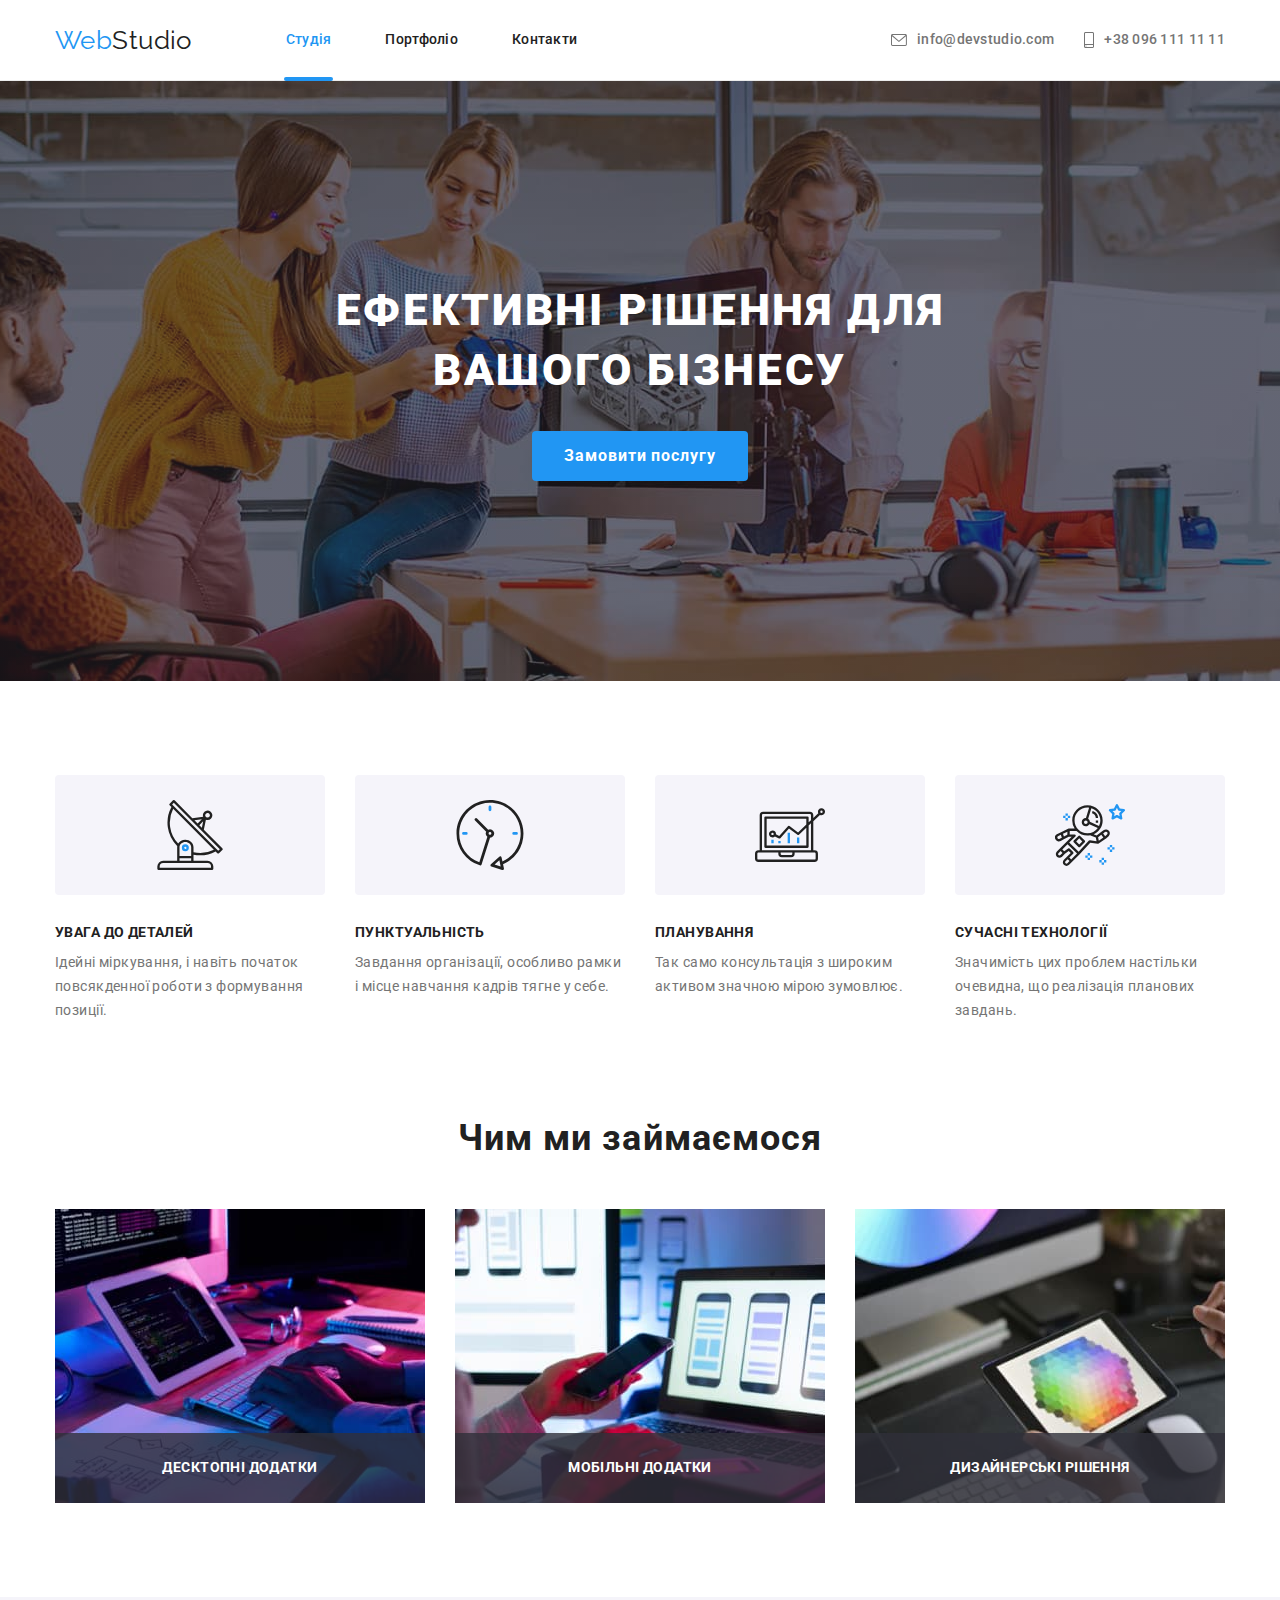
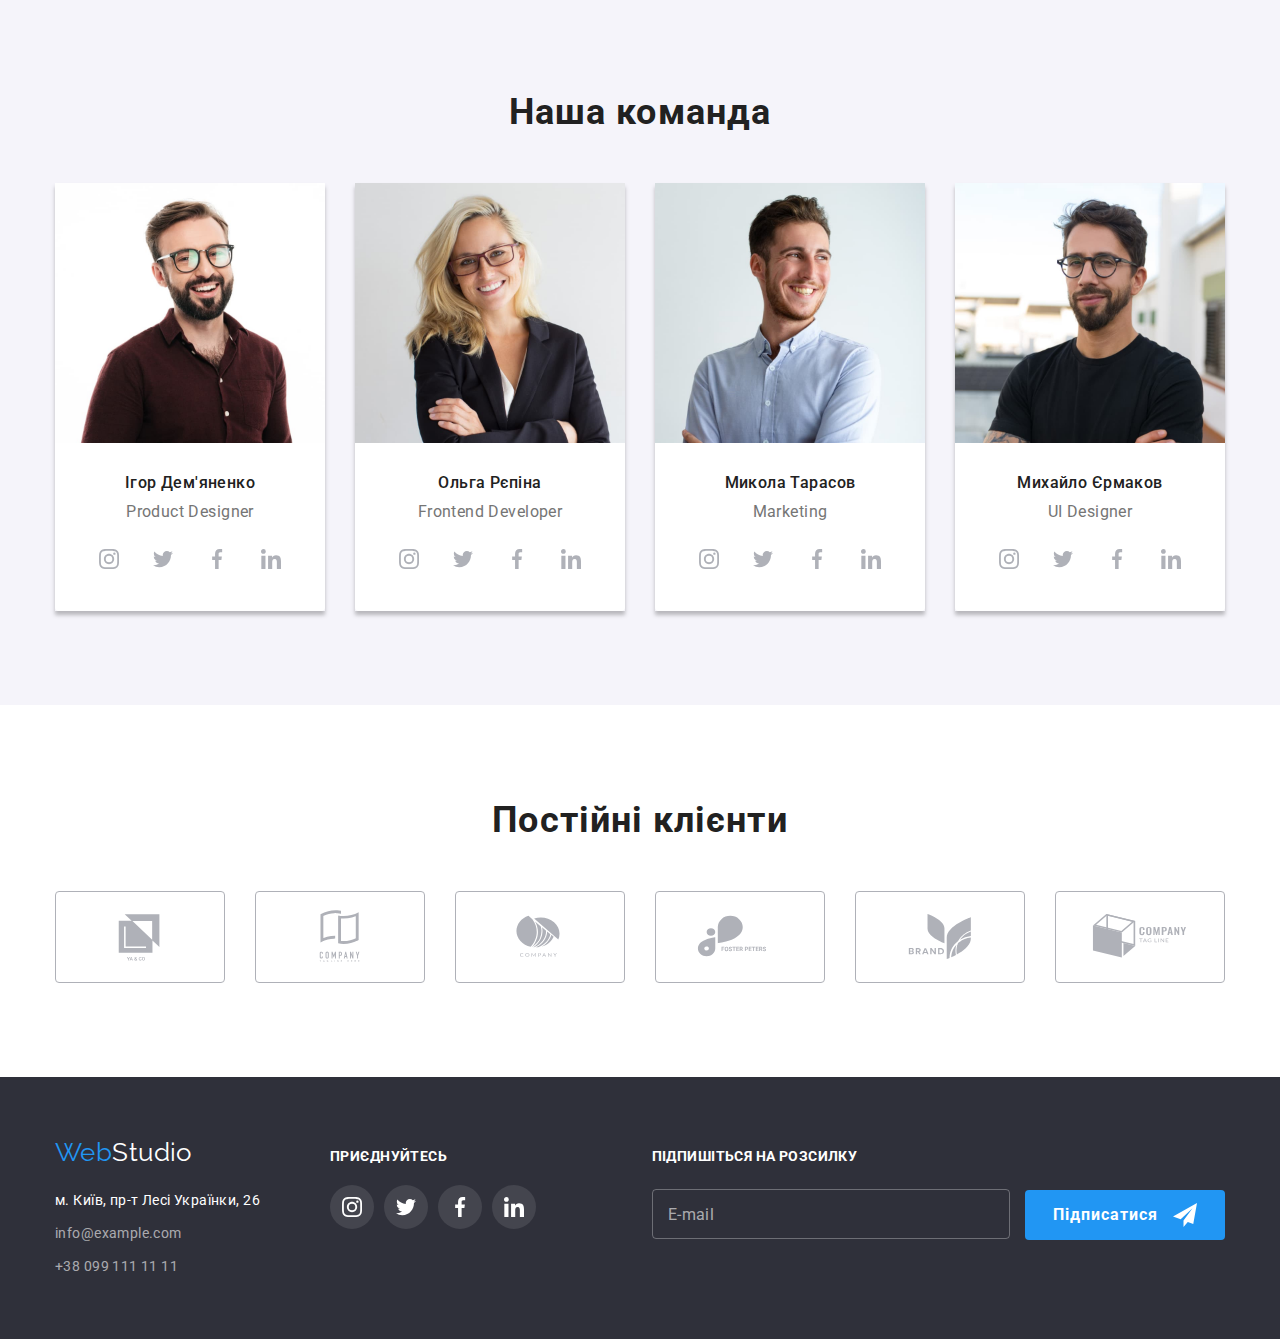
<file: index.html>
<!DOCTYPE html>
<html lang="uk">
  <head>
    <meta charset="UTF-8" />
    <meta http-equiv="X-UA-Compatible" content="IE=edge" />
    <meta name="viewport" content="width=device-width, initial-scale=1.0" />
    <title>Document</title>
    <link
      href="https://fonts.googleapis.com/css2?family=Raleway:wght@700&family=Roboto:wght@400;500;700;900&display=swap"
      rel="stylesheet"
    />
    <link
      rel="stylesheet"
      href="https://cdnjs.cloudflare.com/ajax/libs/modern-normalize/1.1.0/modern-normalize.min.css"
    />
    <link rel="stylesheet" href="./css/main.min.css" />
  </head>

  <body>
    <!-- Head -->
    <header class="header">
      <div class="container header__container">
        <a class="logo" href="./index.html"><span class="logo__accent">Web</span>Studio</a>
        <div class="menu-container">
          <nav class="navigation">
            <ul class="navigation__list">
              <li class="navigation__item">
                <a href="./index.html" class="navigation__link navigation__link_current">Студія</a>
              </li>
              <li class="navigation__item">
                <a href="./portfolio.html" class="navigation__link">Портфоліо</a>
              </li>
              <li class="navigation__item">
                <a href="" class="navigation__link">Контакти</a>
              </li>
            </ul>
          </nav>
          <ul class="contact">
            <li class="contact__item">
              <a href="mailto:info@devstudio.com" class="contact__link"
                ><svg class="contact__icon" width="16" height="12">
                  <use href="./images/icons.svg#icon-envelope"></use></svg
                >info@devstudio.com</a
              >
            </li>
            <li class="contact__item">
              <a href="tel:+380961111111" class="contact__link"
                ><svg class="contact__icon" width="10" height="16">
                  <use href="./images/icons.svg#icon-smartphone"></use></svg
                >+38 096 111 11 11</a
              >
            </li>
          </ul>
        </div>
        <button class="menu-open" type="button">
          <svg class="menu-open-icon" width="40" height="40">
            <use href="./images/icons.svg#icon-menu_open"></use>
          </svg>
        </button>
      </div>
      <div class="mob-menu is-hidden">
        <div class="container">
          <div class="mob-menu-top">
            <button class="menu-close" type="button">
              <svg class="menu-close-icon" width="40" height="40">
                <use href="./images/icons.svg#icon-menu-close"></use>
              </svg>
            </button>
            <nav class="mob-menu-nav">
              <ul class="mob-menu-list">
                <li class="mob-menu-item">
                  <a href="./index.html" class="mob-menu-link mob-menu-link--current">Студія</a>
                </li>
                <li class="mob-menu-item">
                  <a href="./portfolio.html" class="mob-menu-link">Портфоліо</a>
                </li>
                <li class="mob-menu-item">
                  <a href="" class="mob-menu-link">Контакти</a>
                </li>
              </ul>
            </nav>
          </div>
          <div class="mob-menu-bottom">
            <ul class="mob-connect-list">
              <li class="mob-connect-item">
                <a href="tel:+380961111111" class="mob-connect-link__tel">+38 096 111 11 11</a>
              </li>
              <li class="mob-connect-item">
                <a href="mailto:info@devstudio.com" class="mob-connect-link__mail"
                  >info@devstudio.com</a
                >
              </li>
            </ul>
            <ul class="mob-soc-list">
              <li class="mob-soc-item">
                <a class="mob-soc-link" href="" target="_blank" rel="noopener noreferrer nofollow"
                  >Instagram</a
                >
              </li>
              <li class="mob-soc-item">
                <a class="mob-soc-link" href="" target="_blank" rel="noopener noreferrer nofollow"
                  >Twitter</a
                >
              </li>
              <li class="mob-soc-item">
                <a class="mob-soc-link" href="" target="_blank" rel="noopener noreferrer nofollow"
                  >Facebook</a
                >
              </li>
              <li class="mob-soc-item">
                <a class="mob-soc-link" href="" target="_blank" rel="noopener noreferrer nofollow"
                  >LinkedIn</a
                >
              </li>
            </ul>
          </div>
        </div>
      </div>
    </header>
    <!-- Hero -->
    <main>
      <section class="hero">
        <div class="container hero__container">
          <h1 class="hero__title">Ефективні рішення для<br />вашого бізнесу</h1>
          <button type="button" class="button hero__button" data-modal-open>
            Замовити послугу
          </button>
        </div>
      </section>
      <!-- Feature -->
      <section class="section feature">
        <div class="container feature__container">
          <h2 class="feature__title visually_hidden">Переваги</h2>
          <ul class="picture">
            <li class="picture__item">
              <div class="picture__img">
                <svg class="picture__icon" width="70" height="70">
                  <use href="./images/icons.svg#icon-antenna"></use>
                </svg>
              </div>
              <h3 class="picture__title">УВАГА ДО ДЕТАЛЕЙ</h3>
              <p class="picture__text">
                Ідейні міркування, і навіть початок повсякденної роботи з формування позиції.
              </p>
            </li>
            <li class="picture__item">
              <div class="picture__img">
                <svg class="picture__icon" width="70" height="70">
                  <use href="./images/icons.svg#icon-clock"></use>
                </svg>
              </div>
              <h3 class="picture__title">ПУНКТУАЛЬНІСТЬ</h3>
              <p class="picture__text">
                Завдання організації, особливо рамки і місце навчання кадрів тягне у себе.
              </p>
            </li>
            <li class="picture__item">
              <div class="picture__img">
                <svg class="picture__icon" width="70" height="70">
                  <use href="./images/icons.svg#icon-diagram"></use>
                </svg>
              </div>
              <h3 class="picture__title">ПЛАНУВАННЯ</h3>
              <p class="picture__text">
                Так само консультація з широким активом значною мірою зумовлює.
              </p>
            </li>
            <li class="picture__item">
              <div class="picture__img">
                <svg class="picture__icon" width="70" height="70">
                  <use href="./images/icons.svg#icon-astronaut"></use>
                </svg>
              </div>
              <h3 class="picture__title">СУЧАСНІ ТЕХНОЛОГІЇ</h3>
              <p class="picture__text">
                Значимість цих проблем настільки очевидна, що реалізація планових завдань.
              </p>
            </li>
          </ul>
        </div>
      </section>
      <!-- Presentation -->
      <section class="section presentation section-hidden">
        <div class="container presentation__container">
          <h2 class="presentation__title section_title">Чим ми займаємося</h2>
          <ul class="gallery">
            <li class="gallery__item">
              <img
                src="./images/computer.jpg"
                alt="Персональний комп'ютер"
                width="370"
                height="294"
              />
              <p class="gallery__title">Десктопні додатки</p>
            </li>
            <li class="gallery__item">
              <img src="./images/phone.jpg" alt="Мобільний пристрій" width="370" height="294" />
              <p class="gallery__title">Мобільні додатки</p>
            </li>
            <li class="gallery__item">
              <img src="./images/tablet.jpg" alt="Планшет" width="370" height="294" />
              <p class="gallery__title">Дизайнерські рішення</p>
            </li>
          </ul>
        </div>
      </section>
      <!-- Team -->
      <section class="section team section_color">
        <div class="container team__container">
          <h2 class="team__title section_title">Наша команда</h2>
          <ul class="team__list">
            <li class="team__item">
              <img src="./images/designer.jpg" alt="Співробітник" width="270" />
              <div class="card">
                <h3 class="card__title">Ігор Дем'яненко</h3>
                <p class="card__text">Product Designer</p>
                <ul class="social">
                  <li class="social__item">
                    <a href="" class="social__link">
                      <svg class="social__icon" width="20" height="20">
                        <use href="./images/icons.svg#icon-instagram"></use>
                      </svg>
                    </a>
                  </li>
                  <li class="social__item">
                    <a href="" class="social__link"
                      ><svg class="social__icon" width="20" height="20">
                        <use href="./images/icons.svg#icon-twitter"></use></svg
                    ></a>
                  </li>
                  <li class="social__item">
                    <a href="" class="social__link"
                      ><svg class="social__icon" width="20" height="20">
                        <use href="./images/icons.svg#icon-facebook"></use></svg
                    ></a>
                  </li>
                  <li class="social__item">
                    <a href="" class="social__link"
                      ><svg class="social__icon" width="20" height="20">
                        <use href="./images/icons.svg#icon-linkedin"></use></svg
                    ></a>
                  </li>
                </ul>
              </div>
            </li>
            <li class="team__item">
              <img src="./images/developer.jpg" alt="Співробітниця" width="270" />
              <div class="card">
                <h3 class="card__title">Ольга Рєпіна</h3>
                <p class="card__text">Frontend Developer</p>
                <ul class="social">
                  <li class="social__item">
                    <a href="" class="social__link">
                      <svg class="social__icon" width="20" height="20">
                        <use href="./images/icons.svg#icon-instagram"></use>
                      </svg>
                    </a>
                  </li>
                  <li class="social__item">
                    <a href="" class="social__link"
                      ><svg class="social__icon" width="20" height="20">
                        <use href="./images/icons.svg#icon-twitter"></use></svg
                    ></a>
                  </li>
                  <li class="social__item">
                    <a href="" class="social__link"
                      ><svg class="social__icon" width="20" height="20">
                        <use href="./images/icons.svg#icon-facebook"></use></svg
                    ></a>
                  </li>
                  <li class="social__item">
                    <a href="" class="social__link"
                      ><svg class="social__icon" width="20" height="20">
                        <use href="./images/icons.svg#icon-linkedin"></use></svg
                    ></a>
                  </li>
                </ul>
              </div>
            </li>
            <li class="team__item">
              <img src="./images/marketing.jpg" alt="Співробітник" width="270" />
              <div class="card">
                <h3 class="card__title">Микола Тарасов</h3>
                <p class="card__text">Marketing</p>
                <ul class="social">
                  <li class="social__item">
                    <a href="" class="social__link">
                      <svg class="social__icon" width="20" height="20">
                        <use href="./images/icons.svg#icon-instagram"></use>
                      </svg>
                    </a>
                  </li>
                  <li class="social__item">
                    <a href="" class="social__link"
                      ><svg class="social__icon" width="20" height="20">
                        <use href="./images/icons.svg#icon-twitter"></use></svg
                    ></a>
                  </li>
                  <li class="social__item">
                    <a href="" class="social__link"
                      ><svg class="social__icon" width="20" height="20">
                        <use href="./images/icons.svg#icon-facebook"></use></svg
                    ></a>
                  </li>
                  <li class="social__item">
                    <a href="" class="social__link"
                      ><svg class="social__icon" width="20" height="20">
                        <use href="./images/icons.svg#icon-linkedin"></use></svg
                    ></a>
                  </li>
                </ul>
              </div>
            </li>
            <li class="team__item">
              <img src="./images/uidesigner.jpg" alt="Співробітник" width="270" />
              <div class="card">
                <h3 class="card__title">Михайло Єрмаков</h3>
                <p class="card__text">UI Designer</p>
                <ul class="social">
                  <li class="social__item">
                    <a href="" class="social__link">
                      <svg class="social__icon" width="20" height="20">
                        <use href="./images/icons.svg#icon-instagram"></use>
                      </svg>
                    </a>
                  </li>
                  <li class="social__item">
                    <a href="" class="social__link"
                      ><svg class="social__icon" width="20" height="20">
                        <use href="./images/icons.svg#icon-twitter"></use></svg
                    ></a>
                  </li>
                  <li class="social__item">
                    <a href="" class="social__link"
                      ><svg class="social__icon" width="20" height="20">
                        <use href="./images/icons.svg#icon-facebook"></use></svg
                    ></a>
                  </li>
                  <li class="social__item">
                    <a href="" class="social__link"
                      ><svg class="social__icon" width="20" height="20">
                        <use href="./images/icons.svg#icon-linkedin"></use></svg
                    ></a>
                  </li>
                </ul>
              </div>
            </li>
          </ul>
        </div>
      </section>
      <!-- Client -->
      <section class="section client">
        <div class="container client__container">
          <h2 class="client__title section_title">Постійні клієнти</h2>
          <ul class="client__list">
            <li class="client__item">
              <a href="" class="client__link"
                ><svg class="client__icon" width="106" height="60">
                  <use href="./images/icons.svg#icon-logo"></use></svg
              ></a>
            </li>
            <li class="client__item">
              <a href="" class="client__link"
                ><svg class="client__icon" width="106" height="60">
                  <use href="./images/icons.svg#icon-logo-1"></use></svg
              ></a>
            </li>
            <li class="client__item">
              <a href="" class="client__link"
                ><svg class="client__icon" width="106" height="60">
                  <use href="./images/icons.svg#icon-logo-2"></use></svg
              ></a>
            </li>
            <li class="client__item">
              <a href="" class="client__link"
                ><svg class="client__icon" width="106" height="60">
                  <use href="./images/icons.svg#icon-logo-3"></use></svg
              ></a>
            </li>
            <li class="client__item">
              <a href="" class="client__link"
                ><svg class="client__icon" width="106" height="60">
                  <use href="./images/icons.svg#icon-logo-4"></use></svg
              ></a>
            </li>
            <li class="client__item">
              <a href="" class="client__link"
                ><svg class="client__icon" width="106" height="60">
                  <use href="./images/icons.svg#icon-logo-5"></use></svg
              ></a>
            </li>
          </ul>
        </div>
      </section>
    </main>
    <!-- Footer -->
    <footer class="footer">
      <div class="container footer__container">
        <div class="footer__content">
          <div class="footer__left">
            <a class="logo logo_light" href="./index.html"
              ><span class="logo__accent">Web</span>Studio</a
            >
            <address>
              <ul class="connect">
                <li class="connect__item">
                  <a
                    href="https://goo.gl/maps/UnmmoopjUjEERXCH8"
                    target="_blank"
                    rel="noopener noreferrer"
                    class="connect__link"
                    >м. Київ, пр-т Лесі Українки, 26</a
                  >
                </li>
                <li class="connect__item">
                  <a href="mailto:info@example.com" class="connect__link connect__link_grey"
                    >info@example.com</a
                  >
                </li>
                <li class="connect__item">
                  <a href="tel:+380991111111" class="connect__link connect__link_grey"
                    >+38 099 111 11 11</a
                  >
                </li>
              </ul>
            </address>
          </div>
          <div class="invait">
            <h2 class="invait__title">приєднуйтесь</h2>
            <ul class="social">
              <li class="social__item">
                <a href="" class="social__link"
                  ><svg class="social__icon social__icon_white" width="20" height="20">
                    <use href="./images/icons.svg#icon-instagram"></use></svg
                ></a>
              </li>
              <li class="social__item">
                <a href="" class="social__link"
                  ><svg class="social__icon social__icon_white" width="20" height="20">
                    <use href="./images/icons.svg#icon-twitter"></use></svg
                ></a>
              </li>
              <li class="social__item">
                <a href="" class="social__link"
                  ><svg class="social__icon social__icon_white" width="20" height="20">
                    <use href="./images/icons.svg#icon-facebook"></use></svg
                ></a>
              </li>
              <li class="social__item">
                <a href="" class="social__link"
                  ><svg class="social__icon social__icon_white" width="20" height="20">
                    <use href="./images/icons.svg#icon-linkedin"></use></svg
                ></a>
              </li>
            </ul>
          </div>
        </div>
        <form class="subscribe">
          <label for="user-email" class="subscribe__label">Підпишіться на розсилку</label>
          <div class="connection">
            <input
              type="email"
              class="connection__input"
              name="user-email"
              id="subscribe-email"
              placeholder="E-mail"
              required
            />
            <button class="connection__button" type="submit">
              Підписатися
              <svg class="connection__icon" width="24" height="24">
                <use href="./images/icons.svg#icon-send"></use>
              </svg>
            </button>
          </div>
        </form>
      </div>
    </footer>
    <!-- Modal -->
    <div class="backdrop is-hidden" data-modal>
      <div class="modal">
        <button type="button" class="modal__close" data-modal-close>
          <svg class="modal__cross" width="18" height="18">
            <use href="./images/icons.svg#icon-close"></use>
          </svg>
        </button>
        <p class="modal__title">Залиште свої дані, ми вам передзвонимо</p>
        <form class="modal__form">
          <div class="modal__fieled">
            <label for="user-name" class="modal__label">Ім'я</label>
            <span class="modal__wrap">
              <input type="text" class="modal__input" name="user-name" id="user-name" required />
              <svg class="modal__icon" width="18" height="18">
                <use href="./images/icons.svg#icon-person"></use>
              </svg>
            </span>
          </div>
          <div class="modal__fieled">
            <label for="user-tel" class="modal__label">Телефон</label>
            <span class="modal__wrap">
              <input type="tel" class="modal__input" name="user-tel" id="user-tel" required />
              <svg class="modal__icon" width="18" height="18">
                <use href="./images/icons.svg#icon-phone"></use>
              </svg>
            </span>
          </div>
          <div class="modal__fieled">
            <label for="user-email" class="modal__label">Пошта</label>
            <span class="modal__wrap">
              <input type="email" class="modal__input" name="user-email" id="user-email" required />
              <svg class="modal__icon" width="18" height="18">
                <use href="./images/icons.svg#icon-email"></use>
              </svg>
            </span>
          </div>
          <div class="modal__fieled">
            <label for="user-text" class="modal__label">Коментар</label>
            <textarea
              name="user-text"
              class="modal__comment"
              id="user-text"
              placeholder="Введіть текст"
            ></textarea>
          </div>
          <div class="modal__agreement">
            <input
              type="checkbox"
              class="modal__check visually_hidden"
              name="mailing-list"
              id="mailing-list"
            />
            <label for="mailing-list" class="check__text"
              ><span class="modal__box"
                ><svg class="modal__mark" width="11" height="8">
                  <use href="./images/icons.svg#icon-check"></use></svg></span
              ><span
                >Погоджуюся з розсилкою та приймаю
                <a href="" class="modal__agree"> Умови договору</a></span
              ></label
            >
          </div>
          <button class="modal__button" type="submit">Відправити</button>
        </form>
      </div>
    </div>
    <script src="./js/modal.js"></script>
    <script src="./js/menu.js"></script>
  </body>
</html>
</file>
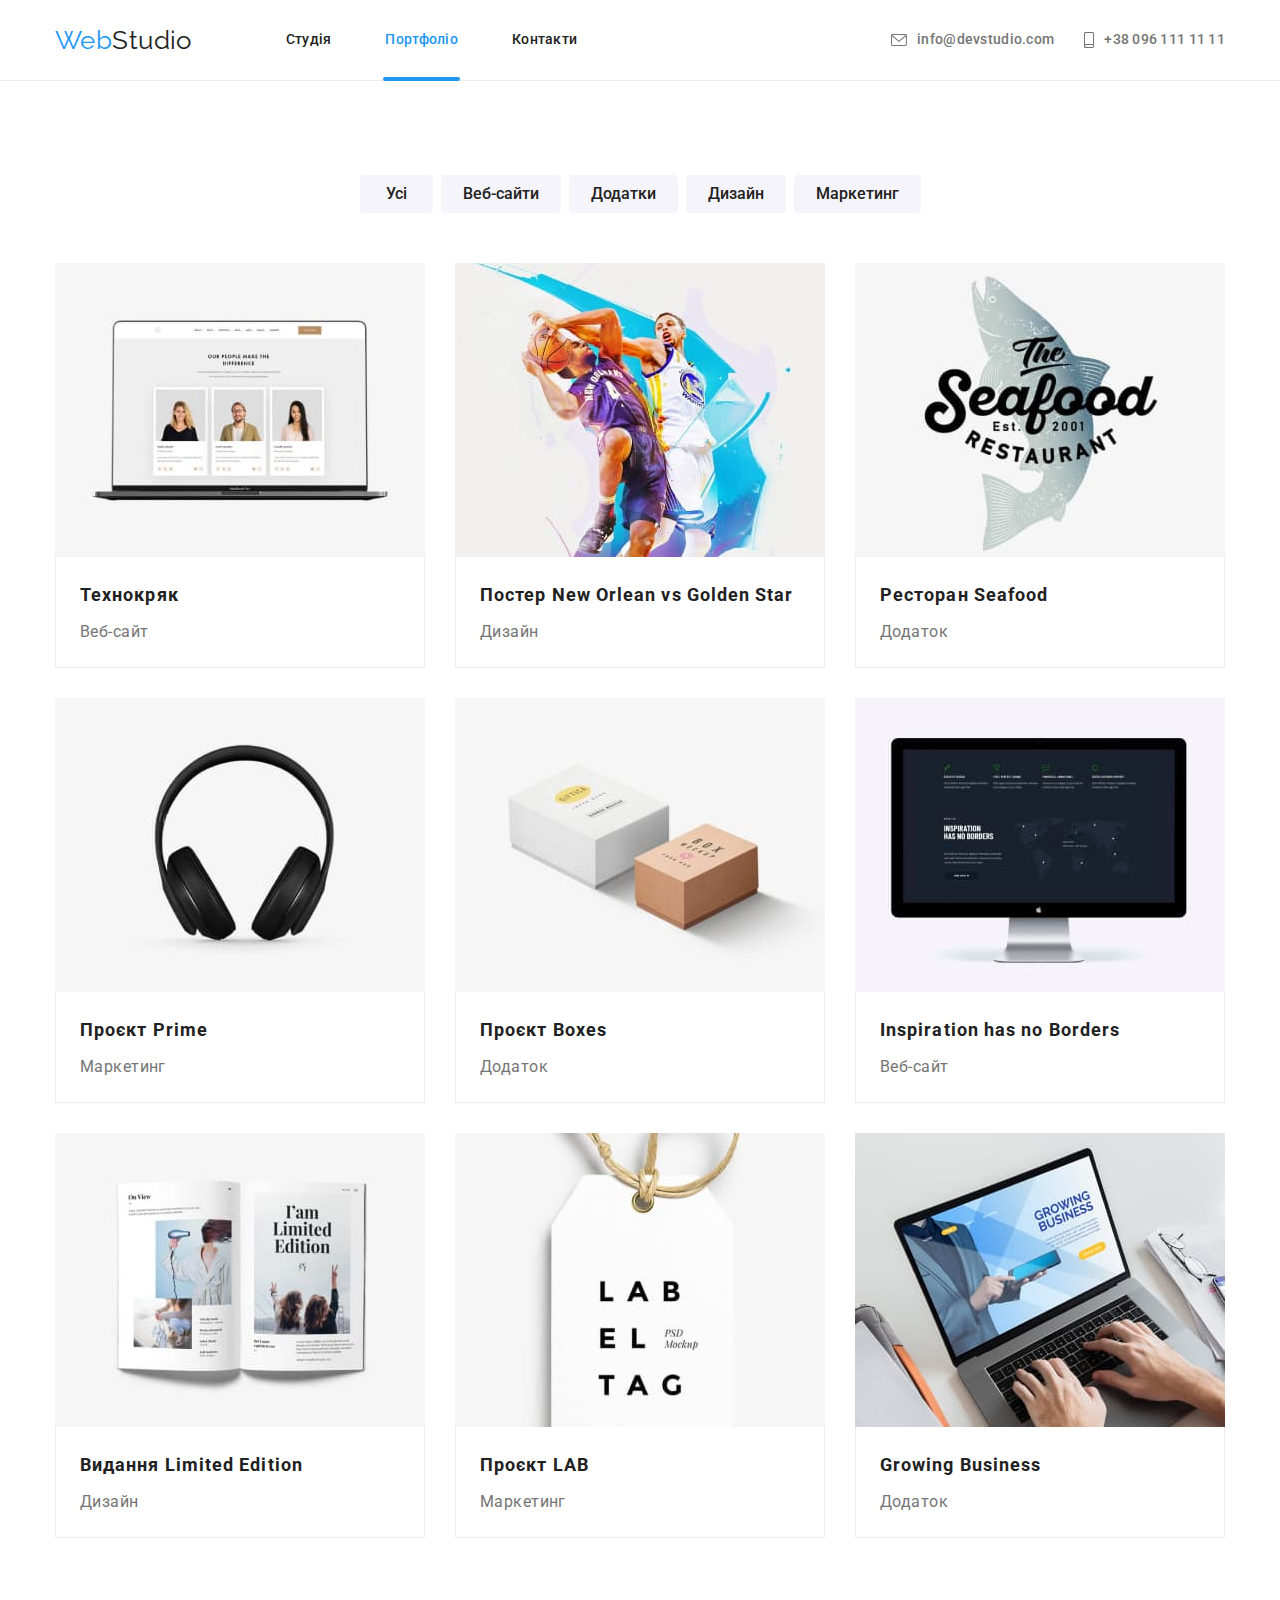
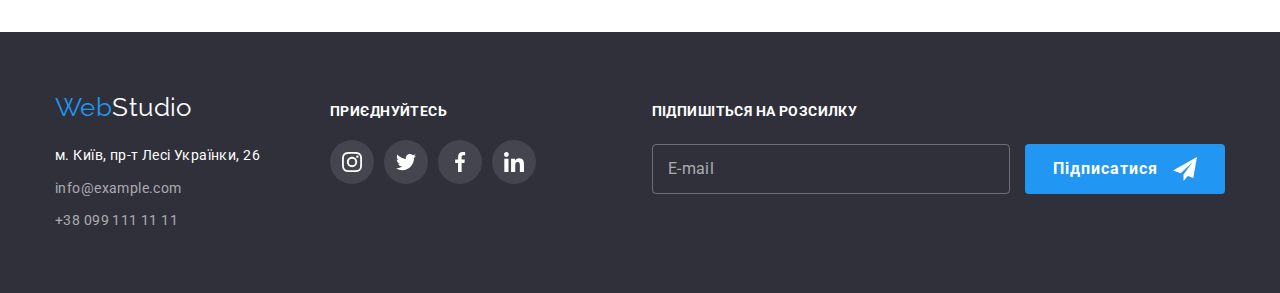
<file: portfolio.html>
<!DOCTYPE html>
<html lang="uk">
  <head>
    <meta charset="UTF-8" />
    <meta http-equiv="X-UA-Compatible" content="IE=edge" />
    <meta name="viewport" content="width=device-width, initial-scale=1.0" />
    <title>Document</title>
    <link
      href="https://fonts.googleapis.com/css2?family=Raleway:wght@700&family=Roboto:wght@400;500;700;900&display=swap"
      rel="stylesheet"
    />
    <link
      rel="stylesheet"
      href="https://cdnjs.cloudflare.com/ajax/libs/modern-normalize/1.1.0/modern-normalize.min.css"
    />
    <link rel="stylesheet" href="./css/main.min.css" />
  </head>
  <body>
    <!-- Head -->
    <header class="header">
      <div class="container header__container">
        <a class="logo" href="./index.html"><span class="logo__accent">Web</span>Studio</a>
        <div class="menu-container">
          <nav class="navigation">
            <ul class="navigation__list">
              <li class="navigation__item">
                <a href="./index.html" class="navigation__link">Студія</a>
              </li>
              <li class="navigation__item">
                <a href="./portfolio.html" class="navigation__link navigation__link_current"
                  >Портфоліо</a
                >
              </li>
              <li class="navigation__item">
                <a href="" class="navigation__link">Контакти</a>
              </li>
            </ul>
          </nav>
          <ul class="contact">
            <li class="contact__item">
              <a href="mailto:info@devstudio.com" class="contact__link"
                ><svg class="contact__icon" width="16" height="12">
                  <use href="./images/icons.svg#icon-envelope"></use></svg
                >info@devstudio.com</a
              >
            </li>
            <li class="contact__item">
              <a href="tel:+380961111111" class="contact__link"
                ><svg class="contact__icon" width="10" height="16">
                  <use href="./images/icons.svg#icon-smartphone"></use></svg
                >+38 096 111 11 11</a
              >
            </li>
          </ul>
        </div>
        <button class="menu-open" type="button">
          <svg class="menu-open-icon" width="40" height="40">
            <use href="./images/icons.svg#icon-menu_open"></use>
          </svg>
        </button>
      </div>
      <div class="mob-menu is-hidden">
        <div class="container">
          <div class="mob-menu-top">
            <button class="menu-close" type="button">
              <svg class="menu-close-icon" width="40" height="40">
                <use href="./images/icons.svg#icon-menu-close"></use>
              </svg>
            </button>
            <nav class="mob-menu-nav">
              <ul class="mob-menu-list">
                <li class="mob-menu-item">
                  <a href="./index.html" class="mob-menu-link">Студія</a>
                </li>
                <li class="mob-menu-item">
                  <a href="./portfolio.html" class="mob-menu-link mob-menu-link--current"
                    >Портфоліо</a
                  >
                </li>
                <li class="mob-menu-item">
                  <a href="" class="mob-menu-link">Контакти</a>
                </li>
              </ul>
            </nav>
          </div>
          <div class="mob-menu-bottom">
            <ul class="mob-connect-list">
              <li class="mob-connect-item">
                <a href="tel:+380961111111" class="mob-connect-link__tel">+38 096 111 11 11</a>
              </li>
              <li class="mob-connect-item">
                <a href="mailto:info@devstudio.com" class="mob-connect-link__mail"
                  >info@devstudio.com</a
                >
              </li>
            </ul>
            <ul class="mob-soc-list">
              <li class="mob-soc-item">
                <a class="mob-soc-link" href="" target="_blank" rel="noopener noreferrer nofollow"
                  >Instagram</a
                >
              </li>
              <li class="mob-soc-item">
                <a class="mob-soc-link" href="" target="_blank" rel="noopener noreferrer nofollow"
                  >Twitter</a
                >
              </li>
              <li class="mob-soc-item">
                <a class="mob-soc-link" href="" target="_blank" rel="noopener noreferrer nofollow"
                  >Facebook</a
                >
              </li>
              <li class="mob-soc-item">
                <a class="mob-soc-link" href="" target="_blank" rel="noopener noreferrer nofollow"
                  >LinkedIn</a
                >
              </li>
            </ul>
          </div>
        </div>
      </div>
    </header>
    <!-- Hero -->
    <main>
      <section class="section">
        <div class="container">
          <h1 class="visually_hidden">Портфоліо</h1>
          <ul class="filter">
            <li class="filter__item">
              <button type="button" class="filter__button button">Усі</button>
            </li>
            <li class="filter__item">
              <button type="button" class="filter__button button">Веб-сайти</button>
            </li>
            <li class="filter__item">
              <button type="button" class="filter__button button">Додатки</button>
            </li>
            <li class="filter__item">
              <button type="button" class="filter__button button">Дизайн</button>
            </li>
            <li class="filter__item">
              <button type="button" class="filter__button button">Маркетинг</button>
            </li>
          </ul>
          <ul class="product">
            <li class="product__item">
              <a href="" class="product__link">
                <div class="product__wrap">
                  <img
                    src="./images/technocrack.jpg"
                    alt="Веб-сайт"
                    width="370"
                    height="294"
                    class="jpg"
                  />
                  <p class="product__description">
                    Ресурс пропонує комплексні пропозиції з різним рівнем функціоналу та сервісів.
                    Все це дозволить відвідувачу отримати вичерпні відомості про компанію чи
                    приватну особу.
                  </p>
                </div>
                <div class="definition">
                  <h2 class="definition__title">Технокряк</h2>
                  <p class="definition__type">Веб-сайт</p>
                </div>
              </a>
            </li>
            <li class="product__item">
              <a href="" class="product__link">
                <div class="product__wrap">
                  <img
                    src="./images/poster.jpg"
                    alt="Баскетбол"
                    width="370"
                    height="294"
                    class="jpg"
                  />
                  <p class="product__description">
                    Ресурс пропонує комплексні пропозиції з різним рівнем функціоналу та сервісів.
                    Все це дозволить відвідувачу отримати вичерпні відомості про компанію чи
                    приватну особу.
                  </p>
                </div>
                <div class="definition">
                  <h2 class="definition__title">Постер New Orlean vs Golden Star</h2>
                  <p class="definition__type">Дизайн</p>
                </div>
              </a>
            </li>
            <li class="product__item">
              <a href="" class="product__link">
                <div class="product__wrap">
                  <img
                    src="./images/seafood.jpg"
                    alt="Логотип"
                    width="370"
                    height="294"
                    class="jpg"
                  />
                  <p class="product__description">
                    Ресурс пропонує комплексні пропозиції з різним рівнем функціоналу та сервісів.
                    Все це дозволить відвідувачу отримати вичерпні відомості про компанію чи
                    приватну особу.
                  </p>
                </div>
                <div class="definition">
                  <h2 class="definition__title">Ресторан Seafood</h2>
                  <p class="definition__type">Додаток</p>
                </div>
              </a>
            </li>
            <li class="product__item">
              <a href="" class="product__link">
                <div class="product__wrap">
                  <img
                    src="./images/prime.jpg"
                    alt="Навушники"
                    width="370"
                    height="294"
                    class="jpg"
                  />
                  <p class="product__description">
                    Ресурс пропонує комплексні пропозиції з різним рівнем функціоналу та сервісів.
                    Все це дозволить відвідувачу отримати вичерпні відомості про компанію чи
                    приватну особу.
                  </p>
                </div>
                <div class="definition">
                  <h2 class="definition__title">Проєкт Prime</h2>
                  <p class="definition__type">Маркетинг</p>
                </div>
              </a>
            </li>
            <li class="product__item">
              <a href="" class="product__link">
                <div class="product__wrap">
                  <img
                    src="./images/boxes.jpg"
                    alt="Коробки"
                    width="370"
                    height="294"
                    class="jpg"
                  />
                  <p class="product__description">
                    Ресурс пропонує комплексні пропозиції з різним рівнем функціоналу та сервісів.
                    Все це дозволить відвідувачу отримати вичерпні відомості про компанію чи
                    приватну особу.
                  </p>
                </div>
                <div class="definition">
                  <h2 class="definition__title">Проєкт Boxes</h2>
                  <p class="definition__type">Додаток</p>
                </div>
              </a>
            </li>
            <li class="product__item">
              <a href="" class="product__link">
                <div class="product__wrap">
                  <img
                    src="./images/inspiration.jpg"
                    alt="Веб-сайт"
                    width="370"
                    height="294"
                    class="jpg"
                  />
                  <p class="product__description">
                    Ресурс пропонує комплексні пропозиції з різним рівнем функціоналу та сервісів.
                    Все це дозволить відвідувачу отримати вичерпні відомості про компанію чи
                    приватну особу.
                  </p>
                </div>
                <div class="definition">
                  <h2 class="definition__title">Inspiration has no Borders</h2>
                  <p class="definition__type">Веб-сайт</p>
                </div>
              </a>
            </li>
            <li class="product__item">
              <a href="" class="product__link">
                <div class="product__wrap">
                  <img
                    src="./images/edition.jpg"
                    alt="Журнал"
                    width="370"
                    height="294"
                    class="jpg"
                  />
                  <p class="product__description">
                    Ресурс пропонує комплексні пропозиції з різним рівнем функціоналу та сервісів.
                    Все це дозволить відвідувачу отримати вичерпні відомості про компанію чи
                    приватну особу.
                  </p>
                </div>
                <div class="definition">
                  <h2 class="definition__title">Видання Limited Edition</h2>
                  <p class="definition__type">Дизайн</p>
                </div>
              </a>
            </li>
            <li class="product__item">
              <a href="" class="product__link">
                <div class="product__wrap">
                  <img src="./images/lab.jpg" alt="Бирка" width="370" height="294" class="jpg" />
                  <p class="product__description">
                    Ресурс пропонує комплексні пропозиції з різним рівнем функціоналу та сервісів.
                    Все це дозволить відвідувачу отримати вичерпні відомості про компанію чи
                    приватну особу.
                  </p>
                </div>
                <div class="definition">
                  <h2 class="definition__title">Проєкт LAB</h2>
                  <p class="definition__type">Маркетинг</p>
                </div>
              </a>
            </li>
            <li class="product__item">
              <a href="" class="product__link">
                <div class="product__wrap">
                  <img
                    src="./images/business.jpg"
                    alt="Додаток"
                    width="370"
                    height="294"
                    class="jpg"
                  />
                  <p class="product__description">
                    Ресурс пропонує комплексні пропозиції з різним рівнем функціоналу та сервісів.
                    Все це дозволить відвідувачу отримати вичерпні відомості про компанію чи
                    приватну особу.
                  </p>
                </div>
                <div class="definition">
                  <h2 class="definition__title">Growing Business</h2>
                  <p class="definition__type">Додаток</p>
                </div>
              </a>
            </li>
          </ul>
        </div>
      </section>
    </main>
    <!-- Footer -->
    <footer class="footer">
      <div class="container footer__container">
        <div class="footer__content">
          <div class="footer__left">
            <a class="logo logo_light" href="./index.html"
              ><span class="logo__accent">Web</span>Studio</a
            >
            <address>
              <ul class="connect">
                <li class="connect__item">
                  <a
                    href="https://goo.gl/maps/UnmmoopjUjEERXCH8"
                    target="_blank"
                    rel="noopener noreferrer"
                    class="connect__link"
                    >м. Київ, пр-т Лесі Українки, 26</a
                  >
                </li>
                <li class="connect__item">
                  <a href="mailto:info@example.com" class="connect__link connect__link_grey"
                    >info@example.com</a
                  >
                </li>
                <li class="connect__item">
                  <a href="tel:+380991111111" class="connect__link connect__link_grey"
                    >+38 099 111 11 11</a
                  >
                </li>
              </ul>
            </address>
          </div>
          <div class="invait">
            <h2 class="invait__title">приєднуйтесь</h2>
            <ul class="social">
              <li class="social__item">
                <a href="" class="social__link"
                  ><svg class="social__icon social__icon_white" width="20" height="20">
                    <use href="./images/icons.svg#icon-instagram"></use></svg
                ></a>
              </li>
              <li class="social__item">
                <a href="" class="social__link"
                  ><svg class="social__icon social__icon_white" width="20" height="20">
                    <use href="./images/icons.svg#icon-twitter"></use></svg
                ></a>
              </li>
              <li class="social__item">
                <a href="" class="social__link"
                  ><svg class="social__icon social__icon_white" width="20" height="20">
                    <use href="./images/icons.svg#icon-facebook"></use></svg
                ></a>
              </li>
              <li class="social__item">
                <a href="" class="social__link"
                  ><svg class="social__icon social__icon_white" width="20" height="20">
                    <use href="./images/icons.svg#icon-linkedin"></use></svg
                ></a>
              </li>
            </ul>
          </div>
        </div>
        <form class="subscribe">
          <label for="user-email" class="subscribe__label">Підпишіться на розсилку</label>
          <div class="connection">
            <input
              type="email"
              class="connection__input"
              name="user-email"
              id="subscribe-email"
              placeholder="E-mail"
              required
            />
            <button class="connection__button" type="submit">
              Підписатися
              <svg class="connection__icon" width="24" height="24">
                <use href="./images/icons.svg#icon-send"></use>
              </svg>
            </button>
          </div>
        </form>
      </div>
    </footer>
    <script src="./js/menu.js"></script>
  </body>
</html>
</file>
<file: css/main.min.css>
*,*::before,*::after{box-sizing:border-box}h1,h2,h3,h4,h5,p{margin-top:0;margin-bottom:0}ul,ol{list-style:none;padding:0;margin:0}img{display:block;width:100%;max-width:100%;height:auto}a{color:currentColor;text-decoration:none}address{font-style:normal}body{background-color:#fff;color:#757575;font-family:Roboto,sans-serif;letter-spacing:.03em;font-size:14px;line-height:1.71}header{border-bottom-width:1px;border-bottom-style:solid;border-bottom-color:#ececec}.visually_hidden{position:absolute;white-space:nowrap;width:1px;height:1px;overflow:hidden;border:0;padding:0;clip:rect(0 0 0 0);-webkit-clip-path:inset(50%);clip-path:inset(50%);margin:-1px}.is-hidden{visibility:hidden;opacity:0;pointer-events:none}.no-scroll{overflow:hidden}.section{padding-top:60px;padding-bottom:60px}@media screen and (min-width: 1200px){.section{padding-top:94px;padding-bottom:94px}}.container{margin-left:auto;margin-right:auto;width:100%;padding-left:15px;padding-right:15px}@media screen and (min-width: 480px){.container{max-width:480px}}@media screen and (min-width: 768px){.container{max-width:768px}}@media screen and (min-width: 1200px){.container{max-width:1200px}}.section_title{font-weight:700;text-align:center;letter-spacing:.03em;color:#212121;margin-top:0}@media screen and (max-width: 1199px){.section_title{font-size:28px;line-height:1.18;margin-bottom:30px}}@media screen and (min-width: 1200px){.section_title{font-size:36px;line-height:1.17;margin-bottom:50px}}button{font-family:inherit;display:inline-block;cursor:pointer;text-decoration:none;border:0;border-radius:4px}.hero__button{color:#fff;background-color:#2196f3;font-weight:700;font-size:16px;line-height:1.87;letter-spacing:.06em;padding:10px 32px;min-width:216px}.logo{color:#212121;font-family:Raleway,sans-serif;font-size:24px;line-height:1.17;text-decoration:none}@media screen and (min-width: 1200px){.logo{font-size:26px;line-height:1.19}}.logo__accent{color:#2196f3}.logo_light{color:#fff}.menu-container{display:none}@media screen and (min-width: 768px){.menu-container{display:contents}}.navigation__list{display:flex;gap:50px}@media screen and (min-width: 768px){.navigation__list{margin-left:88px}}@media screen and (min-width: 1200px){.navigation__list{margin-left:92px}}.navigation__list .navigation__link{color:#212121;font-weight:500;font-size:14px;line-height:1.14;letter-spacing:.02em;text-decoration:none;display:block;padding-top:32px;padding-bottom:32px;padding-left:2px;padding-right:2px;transition:250ms cubic-bezier(0.4, 0, 0.2, 1)}.navigation__list .navigation__link:hover,.navigation__list .navigation__link:focus{color:#2196f3}.navigation__list .navigation__link_current{color:#2196f3;position:relative}.navigation__list .navigation__link_current::after{content:"";width:100%;height:4px;background-color:#2196f3;border-radius:2px;position:absolute;bottom:-1px;left:0}.contact{display:flex;margin-left:auto}.contact__link{font-weight:500;font-size:14px;line-height:1.14;letter-spacing:.02em;text-decoration:none;display:flex;align-items:center;color:#757575;transition:250ms cubic-bezier(0.4, 0, 0.2, 1)}.contact__link:hover,.contact__link:focus{color:#2196f3}@media screen and (min-width: 768px){.contact{flex-wrap:wrap;gap:10px;width:160px}}@media screen and (min-width: 1200px){.contact{gap:30px;width:100%;justify-content:end}}.contact__icon{fill:currentColor;margin-right:10px}.header__container{display:flex;align-items:center;height:60px}@media screen and (min-width: 768px){.header__container{height:80px}}.menu-open{fill:#212121;margin-left:auto;background-color:rgba(0,0,0,0);border:none;padding:0px;margin-top:10px;margin-bottom:10px}.menu-open:hover,.menu-open:focus{fill:#2196f3}@media screen and (min-width: 767px){.menu-open{display:none}}.mob-menu{position:fixed;top:0;left:0;background-color:#fff;width:100vw;height:100vh;padding:10px 0px 48px 25px}.mob-menu>.container{height:100%;display:flex;flex-direction:column;justify-content:space-between;overflow:auto}.menu-close{fill:#212121;margin-left:auto;display:block;background-color:rgba(0,0,0,0);border:none;padding:0px;transition:250ms cubic-bezier(0.4, 0, 0.2, 1)}.menu-close:hover,.menu-close:focus{fill:#2196f3}.mob-menu-link{font-weight:500;font-size:40px;line-height:1.18;letter-spacing:.02em;color:#212121;transition:250ms cubic-bezier(0.4, 0, 0.2, 1)}.mob-menu-link:hover,.mob-menu-link:focus{color:#2196f3}.mob-menu-item:not(:last-child){margin-bottom:32px}.mob-connect-link__mail{font-weight:500;font-size:24px;line-height:1.17;letter-spacing:.02em;margin-top:32px;transition:250ms cubic-bezier(0.4, 0, 0.2, 1)}.mob-connect-link__mail:hover,.mob-connect-link__mail:focus{color:#2196f3}.mob-connect-link__tel{font-weight:500;font-size:34px;line-height:1.18;letter-spacing:.02em;transition:250ms cubic-bezier(0.4, 0, 0.2, 1);margin-bottom:32px}.mob-connect-link__tel:hover,.mob-connect-link__tel:focus{color:#2196f3}.mob-connect-item:not(:last-child){margin-bottom:32px}.mob-connect-list{margin-bottom:64px}.mob-soc-link{font-weight:500;font-size:18px;line-height:1.22;letter-spacing:.02em;color:#2196f3}.mob-soc-list{display:flex;position:relative;gap:20px}.mob-soc-item:not(:last-child)::after{content:"";position:absolute;margin-left:10px;width:0;height:22px;border:1px solid;color:rgba(33,33,33,.2)}.hero{background-color:#2f303a;text-align:center;padding-top:118px;padding-bottom:118px;max-width:1600px;height:auto;margin-left:auto;margin-right:auto;background-image:linear-gradient(rgba(47, 48, 58, 0.4), rgba(47, 48, 58, 0.4)),url(../images/hero-bg.jpg);background-repeat:no-repeat;background-position:center;background-size:cover}@media screen and (min-width: 1200px){.hero{padding-top:200px;padding-bottom:200px;height:600px}}.hero__title{color:#fff;font-weight:900;font-size:26px;line-height:1.62;letter-spacing:.06em;text-transform:uppercase;margin-top:0;margin-bottom:30px}@media screen and (min-width: 1200px){.hero__title{font-size:44px;line-height:1.36}}.picture{display:flex;flex-wrap:wrap;gap:30px}.picture__title{color:#212121;font-weight:700;font-size:14px;line-height:1.14;margin-top:0;margin-bottom:10px}@media screen and (max-width: 767px){.picture__title{text-align:center}}.picture__item{width:100%}@media screen and (min-width: 768px){.picture__item{width:calc((100% - 30px)/2)}}@media screen and (min-width: 1200px){.picture__item{width:calc((100% - 90px)/4)}}.picture__img{width:100%;height:120px;background-color:#f5f4fa;border-radius:4px;display:flex;align-items:center;justify-content:center;margin-bottom:30px}.section-hidden{padding-top:0}@media screen and (max-width: 1199px){.section-hidden{display:none}}.gallery{display:flex;flex-wrap:wrap;gap:30px}.gallery__item{width:370px;position:relative}.gallery__title{color:#fff;background-color:rgba(47,48,58,.8);font-weight:700;font-size:14px;line-height:1.14;text-align:center;letter-spacing:.03em;text-transform:uppercase;position:absolute;bottom:0;left:0;display:flex;align-items:center;justify-content:center;width:100%;height:70px}.section_color{background-color:#f5f4fa}.team__list{display:flex;flex-wrap:wrap;gap:30px}.team__list .card__text{font-size:16px;line-height:1.19;text-align:center;background-color:#fff;display:flex;justify-content:center;margin-bottom:16px}.team__list .team__item{width:100%;box-shadow:0px 4px 4px 0px rgba(0,0,0,.25)}@media screen and (min-width: 768px){.team__list .team__item{width:calc((100% - 30px)/2)}}@media screen and (min-width: 1200px){.team__list .team__item{width:calc((100% - 30px)/4);width:270px}}.card{padding:30px 10px;background-color:#fff;border-radius:0px 0px 4px 4px}.card__title{color:#212121;font-weight:500;font-size:16px;line-height:1.19;text-align:center;background-color:#fff;margin-bottom:10px;display:flex;justify-content:center}.card .social{display:flex;justify-content:center;gap:10px}.social__link{width:44px;height:44px;background-color:#fff;border-radius:50%;display:flex;align-items:center;justify-content:center;transition:250ms cubic-bezier(0.4, 0, 0.2, 1)}.social__link:hover,.social__link:focus{background-color:#2196f3}.social__icon{fill:#afb1b8;transition:250ms cubic-bezier(0.4, 0, 0.2, 1)}.social__link:hover .social__icon,.social__link:focus .social__icon{fill:#fff}.client__list{display:flex;flex-wrap:wrap;justify-content:center;gap:30px}.client__link{height:92px;border:1px solid #afb1b8;border-radius:4px;display:flex;align-items:center;justify-content:center;transition:250ms cubic-bezier(0.4, 0, 0.2, 1)}.client__link:hover,.client__link:focus{border-color:#2196f3}@media screen and (min-width: 480px){.client__link{width:210px}}@media screen and (min-width: 768px){.client__link{width:226px}}@media screen and (min-width: 1200px){.client__link{width:170px}}.client__icon{fill:#afb1b8;transition:250ms cubic-bezier(0.4, 0, 0.2, 1)}.client__link:hover .client__icon,.client__link:focus .client__icon{fill:#2196f3}.client__item .item{width:100%}@media screen and (min-width: 480px){.client__item .item{width:calc((100% - 30px)/2)}}@media screen and (min-width: 768px){.client__item .item{width:calc((100% - 30px)/3)}}@media screen and (min-width: 1200px){.client__item .item{width:calc((100% - 30px)/6)}}.filter{display:flex;flex-wrap:wrap;margin-bottom:40px;-moz-column-gap:8px;column-gap:8px;row-gap:15px;width:326px}@media screen and (min-width: 768px){.filter{width:100%;justify-content:center;margin-bottom:30px}}@media screen and (min-width: 1200px){.filter{margin-bottom:50px}}.filter__button{color:#212121;background-color:#f5f4fa;font-weight:500;font-size:16px;line-height:1.62;padding:6px 22px;min-width:73px;transition:250ms cubic-bezier(0.4, 0, 0.2, 1)}.filter__button:hover,.filter__button:focus{color:#fff;background-color:#2196f3;border-color:#2196f3;box-shadow:0px 4px 4px 0px rgba(0,0,0,.25)}.definition{padding:20px 24px;border-right:1px solid #eee;border-bottom:1px solid #eee;border-left:1px solid #eee;flex-grow:1}.definition__title{color:#212121;font-weight:700;font-size:18px;line-height:2;letter-spacing:.06em;margin-bottom:4px}.definition__type{font-size:16px;line-height:1.87}.product{display:flex;flex-wrap:wrap;gap:30px}.product__wrap{position:relative;overflow:hidden}.product__description{font-size:18px;line-height:1.56;letter-spacing:.03em;color:#fff;position:absolute;top:0;left:0;background-color:rgba(33,150,243,.9);padding-top:63px;padding-left:24px;padding-right:24px;height:100%;transform:translateY(100%);transition:transform 250ms cubic-bezier(0.4, 0, 0.2, 1)}.product__item{width:100%;position:relative;transition:250ms cubic-bezier(0.4, 0, 0.2, 1)}.product__item:hover,.product__item:focus{cursor:pointer;box-shadow:0px 4px 4px 0px rgba(0,0,0,.25)}.product__item:hover .product__description,.product__item:focus .product__description{transform:translateY(0)}@media screen and (min-width: 768px){.product__item{width:calc((100% - 30px)/2);width:354px}}@media screen and (min-width: 1200px){.product__item{width:calc((100% - 30px)/4);width:370px}}.product__link{display:flex;flex-direction:column;height:100%}.footer{background-color:#2f303a;padding-top:60px;padding-bottom:60px}.footer__container{text-align:center}@media screen and (min-width: 1200px){.footer__container{display:flex;align-items:baseline;text-align:start}}@media screen and (min-width: 768px){.footer__content{display:flex;gap:165px;align-items:baseline}}@media screen and (min-width: 1200px){.footer__content{gap:70px}}.footer__left{margin-bottom:60px}@media screen and (min-width: 768px){.footer__left{margin-left:76px}}@media screen and (min-width: 1200px){.footer__left{margin-bottom:0px;margin-left:0px}}.connect{margin-top:20px}.connect__link{color:#fff;text-decoration:none;font-style:normal;display:block;transition:250ms cubic-bezier(0.4, 0, 0.2, 1)}.connect__link:hover,.connect__link:focus{color:#2196f3}.connect__link_grey{color:rgba(255,255,255,.6);text-decoration:none;font-style:normal;display:block;transition:250ms cubic-bezier(0.4, 0, 0.2, 1)}.connect__link_grey:hover,.connect__link_grey:focus{color:#2196f3}.connect__item:not(:last-child){margin-bottom:8px}@media screen and (min-width: 1200px){.connect__item:not(:last-child){margin-bottom:9px}}.invait__title{font-weight:700;font-size:14px;line-height:1.14;letter-spacing:.03em;text-transform:uppercase;color:#fff;margin-bottom:20px}.social{display:flex;gap:10px;justify-content:center;margin-bottom:60px}@media screen and (min-width: 1200px){.social{justify-content:flex-start}}@media screen and (min-width: 768px){.social{margin-bottom:0px}}.social__icon_white{fill:#fff}.social__link{width:44px;height:44px;background-color:rgba(255,255,255,.1);border-radius:50%;display:flex;align-items:center;justify-content:center;transition:250ms cubic-bezier(0.4, 0, 0.2, 1)}.social__link:hover,.social__link:focus{background-color:#2196f3}.subscribe{margin-left:auto}.subscribe__label{font-weight:700;font-size:14px;line-height:1.14;letter-spacing:.03em;text-transform:uppercase;color:#fff}.connection{margin-top:20px;position:relative}@media screen and (min-width: 1200px){.connection{margin-top:20px}}.connection__input{min-width:300px;width:100%;height:50px;border:1px solid rgba(255,255,255,.3);border-radius:4px;color:#fff;background-color:rgba(0,0,0,0);padding:16px 15px;font-size:16px;line-height:1.25;letter-spacing:.03em}.connection__input:focus{outline:none}.connection__input::-moz-placeholder{font-size:16px;line-height:1.25;letter-spacing:.03em;color:rgba(255,255,255,.6)}.connection__input:-ms-input-placeholder{font-size:16px;line-height:1.25;letter-spacing:.03em;color:rgba(255,255,255,.6)}.connection__input::placeholder{font-size:16px;line-height:1.25;letter-spacing:.03em;color:rgba(255,255,255,.6)}@media screen and (min-width: 768px){.connection__input{width:450px}}@media screen and (min-width: 1200px){.connection__input{width:358px}}.connection__button{display:flex;align-items:center;justify-content:center;width:200px;height:50px;background:#2196f3;border-radius:4px;color:#fff;font-weight:700;font-size:16px;line-height:1.88;text-align:left;letter-spacing:.06em;padding:10px 28px;margin:20px auto 0}@media screen and (min-width: 1200px){.connection__button{display:inline-flex;margin-left:12px;margin-top:0}}.connection__icon{fill:#fff;margin-left:auto}.backdrop{position:fixed;top:0%;width:100%;height:100%;background-color:rgba(0,0,0,.2);transition:opacity 250ms cubic-bezier(0.4, 0, 0.2, 1),visibility 250ms cubic-bezier(0.4, 0, 0.2, 1)}.modal{width:450px;min-height:609px;background-color:#fff;box-shadow:0px 1px 3px rgba(0,0,0,.12),0px 1px 1px rgba(0,0,0,.14),0px 2px 1px rgba(0,0,0,.2);border-radius:4px;position:absolute;top:50%;left:50%;transform:translate(-50%, -50%) scale(1) rotate(360deg);transition:transform 250ms cubic-bezier(0.4, 0, 0.2, 1);padding:40px}@media screen and (min-width: 1200px){.modal{width:528px;min-height:581px}}.backdrop.is-hidden .modal{transform:translate(-50%, -50%) scale(0) rotate(0)}.modal__close{width:30px;height:30px;border:1px solid rgba(0,0,0,.1);border-radius:50%;background-color:#fff;position:absolute;top:8px;right:8px;display:flex;align-items:center;justify-content:center}.modal__cross{fill:#000;transition:250ms cubic-bezier(0.4, 0, 0.2, 1)}.modal__cross:hover,.modal__cross:focus{fill:#2196f3}.modal__title{font-weight:700;font-size:20px;line-height:1.5;text-align:center;letter-spacing:.03em;color:#212121;margin-bottom:12px;text-align:center}@media screen and (min-width: 1200px){.modal__title{font-size:20px;line-height:1.15}}.modal__fieled{margin-bottom:10px}.modal__fieled:nth-child(4n){margin-bottom:0}.modal__wrap{position:relative;display:block}.modal__input{width:100%;height:40px;border:1px solid rgba(33,33,33,.2);border-radius:4px;padding-left:42px;font-size:12px;line-height:1.17;letter-spacing:.01em;color:#000;transition:250ms cubic-bezier(0.4, 0, 0.2, 1)}.modal__input:focus{border-color:#2196f3;outline:none}.modal__icon{position:absolute;left:12px;top:50%;transform:translateY(-50%);fill:#212121;transition:250ms cubic-bezier(0.4, 0, 0.2, 1)}.modal__input:focus+.modal__icon{fill:#2196f3}.modal__label{font-size:12px;line-height:1.17;letter-spacing:.01em;display:block;margin-bottom:4px}.modal__comment{width:100%;height:120px;resize:none;border:1px solid rgba(33,33,33,.2);border-radius:4px;font-size:12px;line-height:1.17;letter-spacing:.01em;padding:12px 16px;margin-bottom:20px;color:#000;transition:250ms cubic-bezier(0.4, 0, 0.2, 1)}.modal__comment::-moz-placeholder{font-size:12px;line-height:1.17;letter-spacing:.01em;color:rgba(117,117,117,.5)}.modal__comment:-ms-input-placeholder{font-size:12px;line-height:1.17;letter-spacing:.01em;color:rgba(117,117,117,.5)}.modal__comment::placeholder{font-size:12px;line-height:1.17;letter-spacing:.01em;color:rgba(117,117,117,.5)}.modal__comment:focus{border-color:#2196f3;outline:none}.modal__button{min-width:200px;height:50px;background:#2196f3;border-radius:4px;font-weight:700;font-size:16px;line-height:1.87;display:flex;align-items:center;justify-content:center;letter-spacing:.06em;color:#fff;margin:30px auto 0;transition:250ms cubic-bezier(0.4, 0, 0.2, 1)}.modal__button:hover,.modal__button:focus{box-shadow:0px 4px 4px rgba(0,0,0,.15)}.modal__mark{fill:rgba(0,0,0,0)}.modal__check:checked+.check__text .modal__mark{fill:#fff}.modal__agree{color:#2196f3;text-decoration:underline}.modal__agreement{display:flex}@media screen and (min-width: 1200px){.modal__agreement{justify-content:center}}.check__text{font-size:12px;line-height:1.17;letter-spacing:.03em;display:flex;align-items:center}.check__text .modal__box{width:16px;height:15px;border:1.75px solid #212121;border-radius:2px;margin-right:7px;display:flex;align-items:center;justify-content:center;transition:250ms cubic-bezier(0.4, 0, 0.2, 1)}@media screen and (min-width: 1200px){.check__text{font-size:14px;line-height:1.71}}.modal__check:checked+.check__text .modal__box{background-color:#2196f3;border:none;box-shadow:none}/*# sourceMappingURL=main.min.css.map */
</file>
